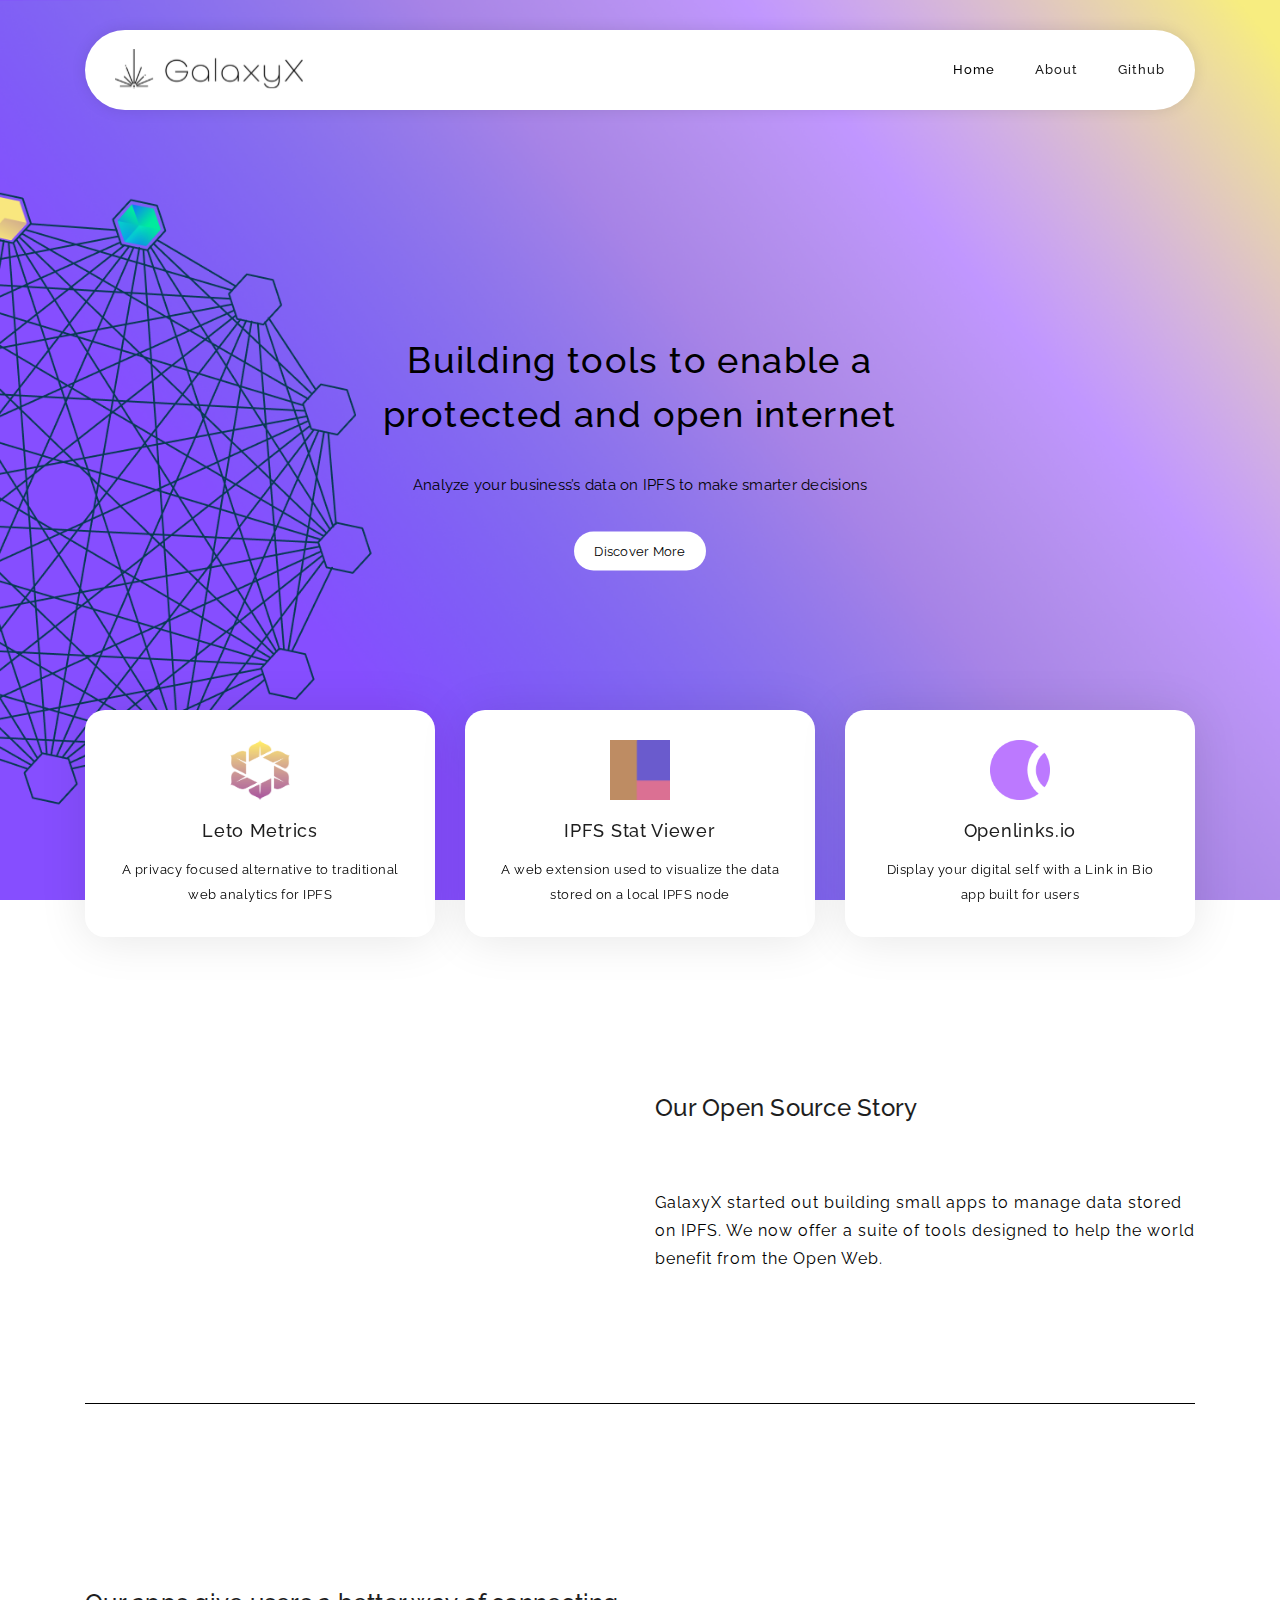
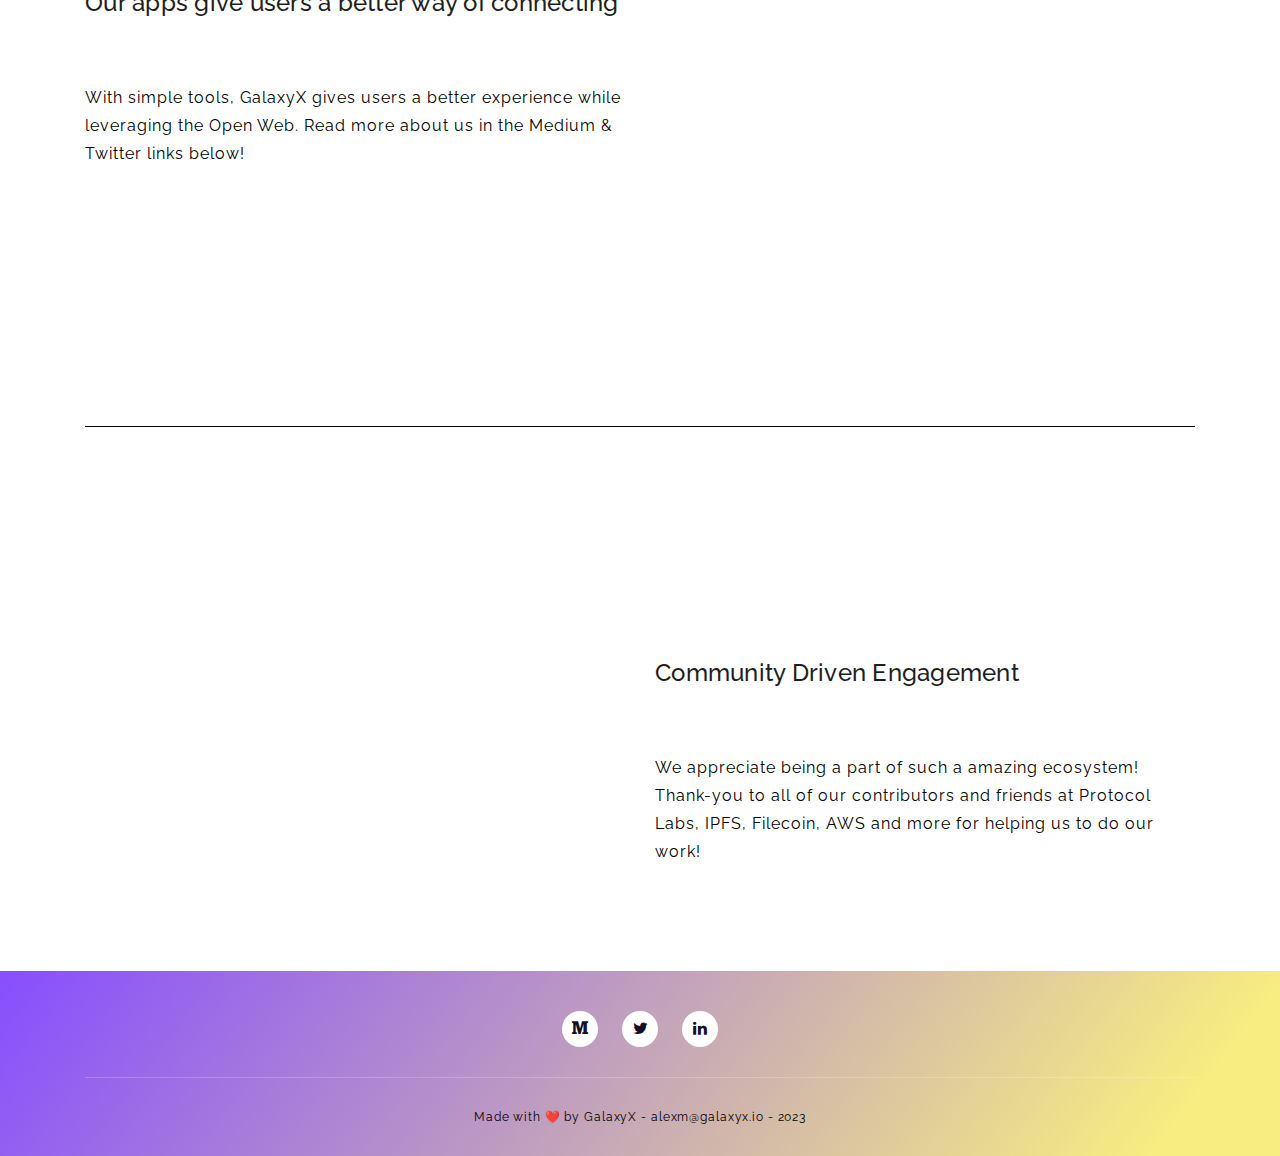
<file: public/index.html>
<!DOCTYPE html>
<html lang="en">

<head>

    <meta charset="utf-8">
    <meta name="viewport" content="width=device-width, initial-scale=1, shrink-to-fit=no">
    <meta name="description" content="">
    <meta name="author" content="">
    <link href="https://fonts.googleapis.com/css?family=Raleway:100,300,400,500,700,900" rel="stylesheet">

    <title>GalaxyX</title>
    <link rel="icon" type="image/x-icon" href="assets/images/favicon.ico">
    <!--
SOFTY PINKO
https://templatemo.com/tm-535-softy-pinko
-->

    <!-- Additional CSS Files -->
    <link rel="stylesheet" type="text/css" href="assets/css/bootstrap.min.css">

    <link rel="stylesheet" type="text/css" href="assets/css/font-awesome.css">

    <link rel="stylesheet" href="assets/css/templatemo-softy-pinko.css">

</head>

<body>

    <!-- ***** Preloader Start ***** -->
    <div id="preloader">
        <div class="jumper">
            <div></div>
            <div></div>
            <div></div>
        </div>
    </div>
    <!-- ***** Preloader End ***** -->


    <!-- ***** Header Area Start ***** -->
    <header class="header-area header-sticky">
        <div class="container">
            <div class="row">
                <div class="col-12">
                    <nav class="main-nav">
                        <!-- ***** Logo Start ***** -->
                        <a class="logo">
                            <img src="assets/images/GLXLogo.svg" />
                        </a>
                        <!-- ***** Logo End ***** -->
                        <!-- ***** Menu Start ***** -->
                        <ul class="nav">
                            <li><a href="#welcome" class="active">Home</a></li>
                            <li><a href="#features">About</a></li>
                            <li><a href="https://github.com/galaxyxone">Github</a></li>
                        </ul>
                        <a class='menu-trigger'>
                            <span>Menu</span>
                        </a>
                        <!-- ***** Menu End ***** -->
                    </nav>
                </div>
            </div>
        </div>
    </header>
    <!-- ***** Header Area End ***** -->

    <!-- ***** Welcome Area Start ***** -->
    <div class="welcome-area" id="welcome">

        <!-- ***** Header Text Start ***** -->
        <div class="header-text">
            <div class="container">
                <div class="row">
                    <div class="offset-xl-3 col-xl-6 offset-lg-2 col-lg-8 col-md-12 col-sm-12">
                        <h1>Building tools to enable a protected and open internet</h1>
                        <p>Analyze your business’s data on IPFS to make smarter decisions
                        </p>
                        <a href="#features" class="main-button-slider">Discover More</a>
                    </div>
                </div>
            </div>
        </div>
        <!-- ***** Header Text End ***** -->
    </div>
    <!-- ***** Welcome Area End ***** -->

    <!-- ***** Features Small Start ***** -->
    <section class="section home-feature">
        <div class="container">
            <div class="row">
                <div class="col-lg-12">
                    <div class="row">
                        <!-- ***** Features Small Item Start ***** -->
                        <div class="col-lg-4 col-md-6 col-sm-6 col-12"
                            data-scroll-reveal="enter bottom move 50px over 0.6s after 0.4s">
                            <a href="https://leto.gg/">
                                <div class="features-small-item">
                                    <img alt="Qries" src="assets/images/LetoLogo1.png" width=60" height="60">
                                    <h5 class="features-title">Leto Metrics</h5>
                                    <p>A privacy focused alternative to traditional web analytics for IPFS
                                    </p>
                                </div>
                            </a>
                        </div>
                        <!-- ***** Features Small Item End ***** -->

                        <!-- ***** Features Small Item Start ***** -->
                        <div class="col-lg-4 col-md-6 col-sm-6 col-12"
                            data-scroll-reveal="enter bottom move 50px over 0.6s after 0.6s">
                            <a
                                href="http://bafybeibqhkwjxacefz2phtxpdy6qzusbojfidwuus7yheuusxkdxrdefka.ipfs.localhost:8080/Visualize-data-on-an-ipfs-node.html">
                                <div class="features-small-item">
                                    <img alt="Qries" src="assets/images/stat-viewer-store-icon.png" width=60"
                                        height="60">
                                    <h5 class="features-title">IPFS Stat Viewer</h5>
                                    <p>A web extension used to visualize the data stored on a local IPFS node </p>
                                </div>
                            </a>
                        </div>
                        <!-- ***** Features Small Item End ***** -->

                        <!-- ***** Features Small Item Start ***** -->
                        <div class="col-lg-4 col-md-6 col-sm-6 col-12"
                        data-scroll-reveal="enter bottom move 50px over 0.6s after 0.2s">
                        <a href="https://openlinks.io/">
                            <div class="features-small-item">
                                <img alt="Qries" src="assets/images/OpenLinksLogoMainClear.png" width=60"
                                    height="60">
                                <h5 class="features-title">Openlinks.io</h5>
                                <p>Display your digital self with a Link in Bio app built for users</p>
                            </div>
                        </a>
                    </div>
                    <!-- ***** Features Small Item End ***** -->

                    </div>
                </div>
            </div>
        </div>
    </section>
    <!-- ***** Features Small End ***** -->

    <!-- ***** Features Big Item Start IMAGE1 ***** -->
    <section class="section padding-top-70 padding-bottom-0" id="features">
        <div class="container">
            <div class="row">
                <div class="col-lg-5 col-md-12 col-sm-12 align-self-center "
                    data-scroll-reveal="enter left move 30px over 0.6s after 0.4s">
                    <img src="assets/images/Pic2.png" class="rounded img-fluid d-block mx-auto" alt="App">
                </div>
                <div class="col-lg-1"></div>
                <div class="col-lg-6 col-md-12 col-sm-12 align-self-center mobile-top-fix">
                    <div class="left-heading">
                        <h2 class="section-title">Our Open Source Story</h2>
                    </div>
                    <div class="left-text">
                        <p>GalaxyX started out building small apps to manage data stored on IPFS.  We now offer a suite of tools designed to help the world benefit from the Open Web. </p>
                    </div>
                </div>
            </div>
            <div class="row">
                <div class="col-lg-12">
                    <div class="hr"></div>
                </div>
            </div>
        </div>
    </section>
    <!-- ***** Features Big Item End ***** -->

    <!-- ***** Features Big Item Start IMAGE 2 ***** -->
    <section class="section padding-bottom-10">
        <div class="container">
            <div class="row">
                <div class="col-lg-6 col-md-12 col-sm-12 align-self-center mobile-bottom-fix">
                    <div class="left-heading">
                        <h2 class="section-title">Our apps give users a better way of connecting</h2>
                    </div>
                    <div class="left-text">
                        <p>With simple tools, GalaxyX gives users a better experience while leveraging the Open Web.
                            Read more about us in the Medium & Twitter links below!</p>
                    </div>
                </div>
                <div class="col-lg-1"></div>
                <div class="col-lg-5 col-md-12 col-sm-12 align-self-center mobile-bottom-fix-big"
                    data-scroll-reveal="enter right move 30px over 0.6s after 0.4s">
                    <img src="assets/images/Pic1.png" class="rounded img-fluid d-block mx-auto" alt="App">
                </div>
            </div>
        </div>
    </section>
    <!-- ***** Features Big Item End ***** -->
    <section class="section padding-bottom-0" id="features">
        <div class="container">
            <div class="row padding-bottom-100">
                <div class="col-lg-12">
                    <div class="hr"></div>
                </div>
            </div>
            <div class="row">
                <div class="col-lg-5 col-md-12 col-sm-12 align-self-center padding-bottom-100"
                    data-scroll-reveal="enter left move 30px over 0.6s after 0.4s">
                    <img src="assets/images/filecoinlisbon.jpg" class="rounded img-fluid d-block mx-auto" alt="App">
                </div>
                <div class="col-lg-1"></div>
                <div class="col-lg-6 col-md-12 col-sm-12 align-self-center mobile-top-fix">
                    <div class="left-heading">
                        <h2 class="section-title">Community Driven Engagement</h2>
                    </div>
                    <div class="left-text">
                        <p>We appreciate being a part of such a amazing ecosystem! Thank-you to all of our contributors and friends at Protocol Labs,
                            IPFS, Filecoin, AWS and more for helping us to do our work! </p>
                    </div>
                </div>
            </div>
        </div>
    </section>

    <!-- ***** Footer Start ***** -->
    <footer>
        <div class="container">
            <div class="row">
                <div class="col-lg-12 col-md-12 col-sm-12">
                    <ul class="social">
                        <li><a href="https://medium.com/@GalaxyXone/why-openlinks-45d907b3c32e"><i
                                    class="fa fa-medium"></i></a></li>
                        <li><a href="https://twitter.com/Opnlinks"><i class="fa fa-twitter"></i></a></li>
                        <li><a href="https://www.linkedin.com/company/galaxyx/"><i
                                    class="fa fa-linkedin"></i></a></li>
                    </ul>
                </div>
            </div>
            <div class="row">
                <div class="col-lg-12">
                    <p class="copyright">Made with ❤️ by GalaxyX - alexm@galaxyx.io - 2023</p>
                </div>
            </div>
        </div>
    </footer>

    <!-- jQuery -->
    <script src="assets/js/jquery-2.1.0.min.js"></script>

    <!-- Bootstrap -->
    <script src="assets/js/popper.js"></script>
    <script src="assets/js/bootstrap.min.js"></script>

    <!-- Plugins -->
    <script src="assets/js/scrollreveal.min.js"></script>
    <script src="assets/js/waypoints.min.js"></script>
    <script src="assets/js/jquery.counterup.min.js"></script>
    <script src="assets/js/imgfix.min.js"></script>

    <!-- Global Init -->
    <script src="assets/js/custom.js"></script>

</body>

</html>
</file>
<file: public/assets/css/templatemo-softy-pinko.css>
/*

Softy Pinko

https://templatemo.com/tm-535-softy-pinko

*/
/* ---------------------------------------------
Table of contents
------------------------------------------------
01. font & reset css
02. reset
03. global styles
04. header
05. welcome
06. features
07. team
08. pricing
09. blog
10. contact
11. footer
12. preloader

--------------------------------------------- */
/* 
---------------------------------------------
font & reset css
--------------------------------------------- 
*/
@import url("https://fonts.googleapis.com/css?family=Raleway:100,300,400,500,700,900");
/* 
---------------------------------------------
reset
--------------------------------------------- 
*/
html, body, div, span, applet, object, iframe, h1, h2, h3, h4, h5, h6, p, blockquote, div
pre, a, abbr, acronym, address, big, cite, code, del, dfn, em, font, img, ins, kbd, q,
s, samp, small, strike, strong, sub, sup, tt, var, b, u, i, center, dl, dt, dd, ol, ul, li,
figure, header, nav, section, article, aside, footer, figcaption {
  margin: 0;
  padding: 0;
  border: 0;
  outline: 0;
}

.clearfix:after {
  content: ".";
  display: block;
  clear: both;
  visibility: hidden;
  line-height: 0;
  height: 0;
}

.clearfix {
  display: inline-block;
}

html[xmlns] .clearfix {
  display: block;
}

* html .clearfix {
  height: 1%;
}

ul, li {
  padding: 0;
  margin: 0;
  list-style: none;
}

header, nav, section, article, aside, footer, hgroup {
  display: block;
}

* {
  box-sizing: border-box;
}

html, body {
  font-family: "Raleway", sans-serif;
  font-weight: 400;
  background-color: rgb(0, 0, 0);
  font-size: 16px;
  -ms-text-size-adjust: 100%;
  -webkit-font-smoothing: antialiased;
  -moz-osx-font-smoothing: grayscale;
}

a {
  text-decoration: none !important;
}

h1, h2, h3, h4, h5, h6 {
  margin-top:20px;
  margin-bottom: 0px;
}

ul {
  margin-bottom: 0px;
}

/* 
---------------------------------------------
global styles
--------------------------------------------- 
*/
html,
body {
  background: #ffffff;
  font-family: "Raleway", sans-serif;
}

::selection {
  background: #ff589e;
  color: rgb(0, 0, 0);
}

::-moz-selection {
  background: #ff589e;
  color: rgb(0, 0, 0);
}

.section {
  position: relative;
  padding-top: 100px;
  padding-bottom: 0px;
}

.section.colored {
  background: #000000;
}

.hr {
  bottom: 0px;
  width: 100%;
  height: 1px;
  margin-top: 100px;
  border-bottom: 1px solid rgb(0, 0, 0);
}

/* 
---------------------------------------------
line in between 2 features in the features section
--------------------------------------------- 
*/
.left-heading.light .section-title {
  color: #150E28;
}

.left-heading .section-title {
  font-weight: 500;
  font-size: 24px;
  line-height: 42px;
  color: #1e1e1e;
  letter-spacing: 0.25px;
  margin-top: 50px;
  margin-bottom: 10px;
  padding-bottom: 50px;
  position: relative;
}

.center-heading {
  text-align: center;
}

.center-heading .section-title {
  font-weight: 500;
  font-size: 28px;
  color: #1e1e1e;
  letter-spacing: 1.75px;
  line-height: 38px;
  margin-bottom: 20px;
}

.center-heading.colored .section-title {
  color: #ffffff;
}

.center-text {
  text-align: center;
  font-weight: 400;
  font-size: 16px;
  color: rgb(0, 0, 0);
  line-height: 28px;
  letter-spacing: 1px;
  margin-bottom: 50px;
}

.center-text.colored {
  color: #fff;
}

.center-text p {
  font-size: 15px;
  color: rgb(255, 255, 255);
  margin-bottom: 30px;
}

.left-text {
  font-weight: 400;
  font-size: 16px;
  color: rgb(0, 0, 0);
  line-height: 28px;
  letter-spacing: 1px;
}

.left-text.light {
  color: #fff;
}

.left-text p {
  margin-bottom: 30px;
}

.left-text p.dark {
  color: #3B566E;
}

.padding-bottom-top-60 {
  padding-top: 60px !important;
  padding-bottom: 60px !important;
}

.padding-bottom-80 {
  padding-bottom: 80px !important;
}

.padding-bottom-100 {
  padding-bottom: 100px !important;
}

.border-bottom {
  border-bottom: 1px solid #eee !important;
}

.mbottom-30 {
  margin-bottom: 30px !important;
}

.align-self-center {
  -ms-flex-item-align: center !important;
  align-self: center !important;
}

.align-self-bottom {
  -ms-flex-item-align: flex-end !important;
  align-self: flex-end !important;
}

.padding-bottom-0 {
  padding-bottom: 0px !important;
}

.padding-top-0 {
  padding-top: 0px !important;
}

.padding-top-80 {
  padding-top: 80px !important;
}

.padding-top-70 {
  padding-top: 70px !important;
}

.padding-top-20 {
  padding-top: 20px !important;
}

.margin-bottom-0 {
  margin-bottom: 0px !important;
}

.margin-bottom-30 {
  margin-bottom: 30px !important;
}

.margin-top-30 {
  margin-top: 30px !important;
}

.margin-top-15 {
  margin-top: 15px !important;
}

.margin-bottom-45 {
  margin-bottom: 45px !important;
}

.margin-bottom-20 {
  margin-bottom: 20px !important;
}

.margin-bottom-60 {
  margin-bottom: 60px !important;
}

.margin-bottom-100 {
  margin-bottom: 100px !important;
}

@media (max-width: 991px) {
  html, body {
    overflow-x: hidden;
  }
  .mobile-top-fix {
    margin-top: 30px;
    margin-bottom: 0px;
  }
  .mobile-bottom-fix {
    margin-bottom: 30px;
  }
  .mobile-bottom-fix-big {
    margin-bottom: 60px;
  }
}

/* 
---------------------------------------------
color for discover button - background & text colors (center button)
--------------------------------------------- 
*/
a.main-button-slider {
  font-size: 13px;
  border-radius: 20px;
  padding: 12px 20px;
  background-color: #ffffff;
  color: #000000;
  letter-spacing: 0.25px;
  -webkit-transition: all 0.3s ease 0s;
  -moz-transition: all 0.3s ease 0s;
  -o-transition: all 0.3s ease 0s;
  transition: all 0.3s ease 0s;
}

/* 
---------------------------------------------
hover when mouse is over discover more  
--------------------------------------------- 
*/
a.main-button-slider:hover {
  background-color: #d2d0d0;
}

a.main-button {
  font-size: 13px;
  border-radius: 20px;
  padding: 12px 20px;
  background-color: #8261ee;
  text-transform: uppercase;
  color: rgb(0, 0, 0);
  letter-spacing: 0.25px;
  -webkit-transition: all 0.3s ease 0s;
  -moz-transition: all 0.3s ease 0s;
  -o-transition: all 0.3s ease 0s;
  transition: all 0.3s ease 0s;
}

a.main-button:hover {
  background-color: #ff589e;
}

button.main-button {
  outline: none;
  border: none;
  cursor: pointer;
  font-size: 13px;
  border-radius: 20px;
  padding: 12px 20px;
  background-color: #8261ee;
  text-transform: uppercase;
  color: rgb(0, 0, 0);
  letter-spacing: 0.25px;
  -webkit-transition: all 0.3s ease 0s;
  -moz-transition: all 0.3s ease 0s;
  -o-transition: all 0.3s ease 0s;
  transition: all 0.3s ease 0s;
}

button.main-button:hover {
  background-color: #ff589e;
}


/* 
---------------------------------------------
header
--------------------------------------------- 
*/
.header-area {
  position: fixed;
  top: 30px;
  left: 0px;
  right: 0px;
  z-index: 100;
  height: 100px;
  -webkit-transition: all 0.3s ease 0s;
  -moz-transition: all 0.3s ease 0s;
  -o-transition: all 0.3s ease 0s;
  transition: all 0.3s ease 0s;
}

/* 
---------------------------------------------
header COLOR 
--------------------------------------------- 
*/
.header-area .main-nav {
  box-shadow: 0px 0px 15px rgba(0,0,0,0.1);
  border-radius: 40px;
  min-height: 80px;
  background: #ffffff;
}

.header-area .main-nav .logo {
  float: left;
  margin-top: 37px;
  -webkit-transition: all 0.3s ease 0s;
  -moz-transition: all 0.3s ease 0s;
  -o-transition: all 0.3s ease 0s;
  transition: all 0.3s ease 0s;
  margin-left: 30px;
}

.header-area .main-nav .logo img {
  margin-top: -6px;
  -webkit-transition: all 0.3s ease 0s;
  -moz-transition: all 0.3s ease 0s;
  -o-transition: all 0.3s ease 0s;
  transition: all 0.3s ease 0s;
}

.header-area .main-nav .nav {
  float: right;
  margin-top: 27px;
  margin-left: 0px;
  margin-right: 30px;
  -webkit-transition: all 0.3s ease 0s;
  -moz-transition: all 0.3s ease 0s;
  -o-transition: all 0.3s ease 0s;
  transition: all 0.3s ease 0s;
  position: relative;
  z-index: 999;
}

.header-area .main-nav .nav li {
  padding-left: 20px;
  padding-right: 20px;
}

.header-area .main-nav .nav li:last-child {
  padding-right: 0px;
}

.header-area .main-nav .nav li a {
  display: block;
  font-weight: 500;
  font-size: 13px;
  color: #fff;
  -webkit-transition: all 0.3s ease 0s;
  -moz-transition: all 0.3s ease 0s;
  -o-transition: all 0.3s ease 0s;
  transition: all 0.3s ease 0s;
  height: 40px;
  line-height: 40px;
  border: transparent;
  letter-spacing: 1px;
}

/* 
---------------------------------------------
header COLOR  - hover
--------------------------------------------- 
*/
.header-area .main-nav .nav li a:hover {
  color: #150E28;
}

.header-area .main-nav .menu-trigger {
  cursor: pointer;
  display: block;
  position: absolute;
  top: 22px;
  width: 32px;
  height: 40px;
  text-indent: -9999em;
  z-index: 99;
  right: 40px;
  display: none;
}

.header-area .main-nav .menu-trigger span,
.header-area .main-nav .menu-trigger span:before,
.header-area .main-nav .menu-trigger span:after {
  -moz-transition: all 0.4s;
  -o-transition: all 0.4s;
  -webkit-transition: all 0.4s;
  transition: all 0.4s;
  background-color: #3B566E;
  display: block;
  position: absolute;
  width: 30px;
  height: 2px;
  left: 0;
}

.header-area .main-nav .menu-trigger span:before,
.header-area .main-nav .menu-trigger span:after {
  -moz-transition: all 0.4s;
  -o-transition: all 0.4s;
  -webkit-transition: all 0.4s;
  transition: all 0.4s;
  background-color: #3B566E;
  display: block;
  position: absolute;
  width: 30px;
  height: 2px;
  left: 0;
  width: 75%;
}

.header-area .main-nav .menu-trigger span:before,
.header-area .main-nav .menu-trigger span:after {
  content: "";
}

.header-area .main-nav .menu-trigger span {
  top: 16px;
}

.header-area .main-nav .menu-trigger span:before {
  -moz-transform-origin: 33% 100%;
  -ms-transform-origin: 33% 100%;
  -webkit-transform-origin: 33% 100%;
  transform-origin: 33% 100%;
  top: -6px;
  z-index: 10;
}

.header-area .main-nav .menu-trigger span:after {
  -moz-transform-origin: 33% 0;
  -ms-transform-origin: 33% 0;
  -webkit-transform-origin: 33% 0;
  transform-origin: 33% 0;
  top: 10px;
}

.header-area .main-nav .menu-trigger.active span,
.header-area .main-nav .menu-trigger.active span:before,
.header-area .main-nav .menu-trigger.active span:after {
  background-color: transparent;
  width: 100%;
}

.header-area .main-nav .menu-trigger.active span:before {
  -moz-transform: translateY(6px) translateX(1px) rotate(45deg);
  -ms-transform: translateY(6px) translateX(1px) rotate(45deg);
  -webkit-transform: translateY(6px) translateX(1px) rotate(45deg);
  transform: translateY(6px) translateX(1px) rotate(45deg);
  background-color: #3B566E;
}

.header-area .main-nav .menu-trigger.active span:after {
  -moz-transform: translateY(-6px) translateX(1px) rotate(-45deg);
  -ms-transform: translateY(-6px) translateX(1px) rotate(-45deg);
  -webkit-transform: translateY(-6px) translateX(1px) rotate(-45deg);
  transform: translateY(-6px) translateX(1px) rotate(-45deg);
  background-color: #3B566E;
}

.header-area.header-sticky {
  min-height: 80px;
}

.header-area.header-sticky .logo {
  margin-top: 25px;
}

.header-area.header-sticky .nav {
  margin-top: 20px !important;
}

.header-area.header-sticky .nav li a {
  color: #1e1e1e;
}
/* 
---------------------------------------------
color for buttons on top when clicked
--------------------------------------------- 
*/
.header-area.header-sticky .nav li a.active {
  color: #000000;
}

@media (max-width: 1200px) {
  .header-area .main-nav .nav li {
    padding-left: 12px;
    padding-right: 12px;
  }
  .header-area .main-nav:before {
    display: none;
  }
}

@media (max-width: 991px) {
  .header-area {
    padding: 0px 15px;
    height: 80px;
    box-shadow: none;
    text-align: center;
  }
  .header-area .container {
    padding: 0px;
  }
  .header-area .logo {
    margin-top: 27px !important;
    margin-left: 30px;
  }
  .header-area .menu-trigger {
    display: block !important;
  }
  .header-area .main-nav {
    overflow: hidden;
  }
  .header-area .main-nav .nav {
    float: none;
    width: 100%;
    margin-top: 80px !important;
    display: none;
    -webkit-transition: all 0s ease 0s;
    -moz-transition: all 0s ease 0s;
    -o-transition: all 0s ease 0s;
    transition: all 0s ease 0s;
    margin-left: 0px;
  }
  .header-area .main-nav .nav li:first-child {
    border-top: 1px solid #eee;
  }
  .header-area .main-nav .nav li {
    width: 100%;
    background: #fff;
    border-bottom: 1px solid #eee;
    padding-left: 0px !important;
    padding-right: 0px !important;
  }
  .header-area .main-nav .nav li a {
    height: 50px !important;
    line-height: 50px !important;
    padding: 0px !important;
    border: none !important;
    background: #fff !important;
    color: #3B566E !important;
  }
  .header-area .main-nav .nav li a:hover {
    background: #eee !important;
  }
}

@media (min-width: 992px) {
  .header-area .main-nav .nav {
    display: flex !important;
  }
}

/* 
---------------------------------------------
welcome
--------------------------------------------- 
*/
.welcome-area {
  overflow: hidden;
  position: relative;
  display: flex;
  align-items: center;
  justify-content: center;
  background-image: url(../images/galaxyx_homepage.png);
  background-repeat: no-repeat;
  background-position: center center;
  background-size: cover; 
  height: 100vh;
}

.welcome-area .header-text {
  position: absolute;
  top: 50%;
  transform: translateY(-55%);
  text-align: center;
  width: 100%;
}

/* 
---------------------------------------------
COLOR for the main title in the center of the page
--------------------------------------------- 
*/
.welcome-area .header-text h1 {
  font-weight: 500;
  font-size: 36px;
  line-height: 54px;
  letter-spacing: 1.4px;
  margin-bottom: 30px;
  color: #000000;
}

.welcome-area .header-text p {
  font-weight: 400;
  font-size: 15px;
  color: #000000;
  line-height: 28px;
  letter-spacing: 0.25px;
  margin-bottom: 40px;
  position: relative;
}

@media (max-width: 991px) {
  .welcome-area .header-text {
    top: 65% !important;
    transform: perspective(1px) translateY(-60%) !important;
    text-align: center;
  }
  .welcome-area .header-text h1 {
    text-align: center;
    color: #fff;
    margin-bottom: 15px;
  }
  .welcome-area .header-text h1 span {
    color: #fff;
  }
  .welcome-area .header-text p {
    text-align: center;
    color: #fff;
    margin-bottom: 20px;
  }
}

@media (max-width: 820px) {
  .welcome-area .header-text {
    top: 65% !important;
    transform: perspective(1px) translateY(-60%) !important;
  }
   .welcome-area .header-text h1 {
    font-size: 22px;
    line-height: 30px;
    margin-bottom: 15px;
  }
  .welcome-area .header-text p {
    margin-bottom: 20px;
  }
}

@media (max-width: 765px) {
  .welcome-area {
    margin-bottom: 100px;
  }
  .welcome-area .header-text {
    top: 50% !important;
    transform: perspective(1px) translateY(-50%) !important;
    text-align: center;
  }
  .welcome-area .header-text .buttons {
    display: none;
  }
  .welcome-area .header-text h1 {
    font-weight: 600;
    font-size: 24px !important;
    line-height: 30px !important;
    margin-bottom: 30px !important;
  }
  .welcome-area .header-text h1 span {
    color: #fff;
  }
  .welcome-area .header-text p {
    text-align: center;
    color: #fff;
    font-size: 14px;
    line-height: 22px;
    margin-bottom: 40px;
  }
}

/* 
---------------------------------------------
features - COLOR for the 3 boxes 
--------------------------------------------- 
*/
.features-small-item {
  display: block;
  background: #ffffff;
  box-shadow: 0 2px 48px 0 rgba(0, 0, 0, 0.10);
  -webkit-border-radius: 20px;
  -moz-border-radius: 20px;
  border-radius: 20px;
  padding: 30px;
  text-align: center;
  -webkit-transition: all 0.3s ease 0s;
  -moz-transition: all 0.3s ease 0s;
  -o-transition: all 0.3s ease 0s;
  transition: all 0.3s ease 0s;
  position: relative;
  margin-bottom: 30px;
}

.features-small-item:hover .icon {
  background-color: #ffffff;
  
}

.features-small-item .icon {
  -webkit-transition: all 0.3s ease 0s;
  -moz-transition: all 0.3s ease 0s;
  -o-transition: all 0.3s ease 0s;
  transition: all 0.3s ease 0s;
  width: 90px;
  height: 90px;
  line-height: 90px;
  margin: auto;
  position: relative;
  margin-bottom: 30px;
  background: #3f3f40;
  -webkit-border-radius: 50%;
  -moz-border-radius: 50%;
  border-radius: 50%;
}

.features-small-item .icon i {
  font-size: 18px;
  color: #a4b3b6;
}

/* padding for text below icons in between the title and the info about the title*/ 
.features-small-item .features-title {
  font-weight: 500;
  font-size: 18px;
  color: #1e1e1e;
  letter-spacing: 0.7px;
  margin-bottom: 15px;
  position: relative;
  z-index: 2;
}
/* 
---------------------------------------------
features - COLOR for text in the 3 boxes
--------------------------------------------- 
*/
.features-small-item p {
  font-weight: 400;
  font-size: 13px;
  color: rgb(0, 0, 0);
  letter-spacing: 0.5px;
  line-height: 25px;
  position: relative;
  z-index: 2;
}

.features-small-item a {
  float: right;
  position: relative;
  z-index: 2;
}

.home-feature {
  padding-bottom: 0px;
  padding-top: 30px;
  margin-top: -220px;
  z-index: 9;
}

@media (max-width: 991px) {
  .home-feature {
    padding-bottom: 0px;
    padding-top: 0px;
    margin-top: 0px;
  }
}

/* 
---------------------------------------------
parallax & home seperator
--------------------------------------------- 
*/
.mini {
  min-height: 215px;
  overflow: hidden;
  position: relative;
  padding-top: 90px;
  padding-bottom: 90px;
}

.mini:before {
  content: '';
  position: absolute;
  width: 140%;
  height: 140%;
  opacity: .95;
  background-repeat: no-repeat;
  background-size: cover;
  background-position: center center;
  background-image: url(../images/homepage2.png);
  z-index: 2;
  top: -20%;
  left: -20%;
}

.mini .mini-content {
  position: relative;
  z-index: 3;
}

.mini .mini-content .info {
  text-align: center;
  color: #a4b3b6;
  padding-top: 20px;
  padding-bottom: 20px;
}

.mini .mini-content .info small {
  display: block;
  font-weight: 400;
  font-size: 13px;
  margin-bottom: 5px;
}

.mini .mini-content .info strong {
  font-weight: 700;
  font-size: 17px;
  margin-bottom: 40px;
  display: block;
}

.mini .mini-content .info h1 {
  color: #a4b3b6;
  font-weight: 500;
  font-size: 28px;
  letter-spacing: 0.25px;
  margin-bottom: 30px;
}

.mini .mini-content .info p {
  letter-spacing: 1px;
  margin-bottom: 40px;
  color: #a4b3b6;
  letter-spacing: 0.25px;
  line-height: 26px;
  font-weight: 400;
  font-size: 15px;
}

.mini .mini-content .info p span {
  text-decoration: underline;
}

.mini .mini-content .mini-box {
  display: block;
  background: #a4b3b6;
  padding: 20px;
  border-radius: 20px;
  box-shadow: 0 2px 48px 0 rgba(0, 0, 0, 0.08);
  margin-bottom: 30px;
  position: relative;
  -webkit-transition: all 0.3s ease 0s;
  -moz-transition: all 0.3s ease 0s;
  -o-transition: all 0.3s ease 0s;
  transition: all 0.3s ease 0s;
  text-align: center;
}

.mini .mini-content .mini-box:hover {
  margin-top: -10px;
}

.mini .mini-content .mini-box:before {
  content: '';
  position: absolute;
  z-index: -1;
  background: #a4b3b6;
  width: 100%;
  opacity: .15;
  height: 100%;
  bottom: -10px;
  left: 0px;
  right: -20px;
  margin: auto;
  border-radius: 20px;
}

.mini .mini-content .mini-box i {
  display: block;
  font-size: 20px;
  margin-bottom: 15px;
}

.mini .mini-content .mini-box span {
  display: block;
  font-weight: 400;
  font-size: 14px;
  color: #777;
  letter-spacing: .75px;
}

.mini .mini-content .mini-box strong {
  display: block;
  font-weight: 400;
  font-size: 17px;
  color: #1e1e1e;
  letter-spacing: 0.25px;
  margin-bottom: 5px;
  margin-top: 20px;
}

.counter {
  overflow: hidden;
  position: relative;
}

.counter:before {
  content: '';
  position: absolute;
  width: 140%;
  height: 140%;
  opacity: .90;
  background-image: url(../images/fun-facts-bg.png);
  background-repeat: no-repeat;
  background-size: cover;
  background-position: center center;
  z-index: 2;
  top: -20%;
  left: -20%;
}

.counter .content {
  position: relative;
  z-index: 3;
  width: 100%;
}

.counter .content .count-item {
  height: 340px;
  position: relative;
  float: left;
  width: 100%;
}

.counter .content .count-item.decoration-bottom {
  position: relative;
}

.counter .content .count-item.decoration-bottom:after {
  content: '';
  position: absolute;
  width: 70%;
  height: 32px;
  top: 160px;
  left: 70%;
  background: url(../images/circle-dec.png) center center no-repeat;
  -webkit-transition: all 0.3s ease 0s;
  -moz-transition: all 0.3s ease 0s;
  -o-transition: all 0.3s ease 0s;
  transition: all 0.3s ease 0s;
}

.counter .content .count-item.decoration-top {
  position: relative;
}

.counter .content .count-item.decoration-top:after {
  content: '';
  position: absolute;
  width: 70%;
  height: 32px;
  top: 140px;
  left: 70%;
  background: url(../images/circle-dec.png) center center no-repeat;
  -webkit-transition: all 0.3s ease 0s;
  -moz-transition: all 0.3s ease 0s;
  -o-transition: all 0.3s ease 0s;
  transition: all 0.3s ease 0s;
}

.counter .content .count-item:hover strong {
  margin-top: 110px;
}

.counter .content .count-item strong {
  display: block;
  text-align: center;
  font-weight: 600;
  font-size: 36px;
  letter-spacing: 0.25px;
  margin-bottom: 10px;
  color: #a4b3b6;
  margin-top: 120px;
  -webkit-transition: all 0.3s ease 0s;
  -moz-transition: all 0.3s ease 0s;
  -o-transition: all 0.3s ease 0s;
  transition: all 0.3s ease 0s;
}

.counter .content .count-item span {
  display: block;
  text-align: center;
  color: #a4b3b6;
  font-weight: 500;
  font-size: 17px;
  letter-spacing: 0.25px;
}

@media (max-width: 991px) {
  .parallax {
    padding-top: 60px;
    padding-bottom: 60px;
    min-height: auto;
  }
  .parallax .content {
    position: relative !important;
    top: 0% !important;
    transform: perspective(1px) translateY(0%) !important;
  }
  .counter {
    padding-top: 60px;
    padding-bottom: 60px;
  }
  .counter .content {
    position: relative !important;
    top: 0% !important;
    transform: perspective(1px) translateY(0%) !important;
  }
  .counter .content .count-item {
    height: auto;
    padding-top: 20px;
    padding-bottom: 20px;
  }
  .counter .content .count-item:hover strong {
    margin-top: 0px;
  }
  .counter .content .count-item:before {
    display: none;
  }
  .counter .content .count-item:after {
    display: none;
  }
  .counter .content .count-item strong {
    margin-top: 0px;
  }
}

/* 
---------------------------------------------
team
--------------------------------------------- 
*/
.team-item {
  background: #a4b3b6;
  box-shadow: 0 2px 48px 0 rgba(0, 0, 0, 0.10);
  border-radius: 20px;
  position: relative;
  margin-bottom: 30px;
  padding-bottom: 25px;
}

.team-item:hover .team-content .team-info {
  margin-left: 30px;
}

.team-item i {
  display: block;
  margin-left: 25px;
  margin-top: 25px;
  font-size: 30px;
  color: #4E47DE;
  text-align: center;
}

.team-item .user-image {
  width: 60px;
  height: 60px;
  overflow: hidden;
  -webkit-border-radius: 100px;
  -moz-border-radius: 100px;
  border-radius: 100px;
  -webkit-transition: all 0.3s ease 0s;
  -moz-transition: all 0.3s ease 0s;
  -o-transition: all 0.3s ease 0s;
  transition: all 0.3s ease 0s;
  margin-left: 25px;
  float: left;
}

.team-item .team-content {
  text-align: left;
  overflow: hidden;
}

.team-item .team-content .team-info {
  float: left;
  margin-left: 20px;
  margin-top: 8px;
  -webkit-transition: all 0.3s ease 0s;
  -moz-transition: all 0.3s ease 0s;
  -o-transition: all 0.3s ease 0s;
  transition: all 0.3s ease 0s;
}

.team-item .team-content .team-info .user-name {
  display: block;
  font-weight: 400;
  font-size: 17px;
  color: #1e1e1e;
  letter-spacing: 0.25px;
  margin-bottom: 5px;
}

.team-item .team-content .team-info span {
  display: block;
  font-weight: 400;
  font-size: 15px;
  color: #ff589e;
  letter-spacing: 0.25px;
}

.team-item .team-content p {
  margin-top: 25px;
  padding-left: 25px;
  padding-right: 25px;
  margin-bottom: 25px;
  font-weight: 400;
  font-size: 15px;
  color: #777;
  letter-spacing: 0.6px;
  line-height: 26px;
}

/* 
---------------------------------------------
pricing
--------------------------------------------- 
*/
.pricing-item {
  background: #a4b3b6;
  box-shadow: 0 2px 48px 0 rgba(0, 0, 0, 0.1);
  border-radius: 20px;
  margin-bottom: 30px;
  margin-top: 20px;
  padding: 30px 0px 40px 0px;
}

.pricing-item.active .pricing-header {
  position: relative;
}

.pricing-item.active .pricing-header .pricing-title {
  color: #1e1e1e;
}

.pricing-item.active .pricing-body .price-wrapper {
  background-color: #ff589e;
}

.pricing-item.active .pricing-body .price-wrapper .currency {
  color: #fff;
}

.pricing-item.active .pricing-body .price-wrapper .price {
  color: #fff;
}

.pricing-item.active .pricing-body .price-wrapper .period {
  color: #fff;
}

.pricing-item .pricing-header {
  text-align: center;
  display: block;
  position: relative;
  padding-bottom: 10px;
}

.pricing-item .pricing-header .pricing-title {
  font-weight: 500;
  font-size: 17px;
  letter-spacing: 0.25px;
  color: #1e1e1e;
  width: 180px;
  height: 40px;
  line-height: 40px;
  left: 0px;
  right: 0px;
  margin: auto;
}

.pricing-item .pricing-body {
  margin-bottom: 40px;
}

.pricing-item .pricing-body .price-wrapper {
  text-align: center;
  padding-top: 20px;
  padding-bottom: 13px;
  background: #8261ee;
  width: 80%;
  margin: auto;
  margin-bottom: 40px;
  margin-top: 5px;
  border-radius: 20px;
}

.pricing-item .pricing-body .price-wrapper .currency {
  height: 47px;
  font-weight: 500;
  font-size: 32px;
  color: #fff;
  position: relative;
  top: -1px;
}

.pricing-item .pricing-body .price-wrapper .price {
  font-weight: 500;
  font-size: 28px;
  color: #fff;
}

.pricing-item .pricing-body .price-wrapper .period {
  font-weight: 400;
  font-size: 14px;
  color: #a4b3b6;
  display: block;
  letter-spacing: 0.88px;
}

.pricing-item .pricing-body .list li {
  text-align: center;
  margin-bottom: 12px;
  font-weight: 400;
  font-size: 13px;
  color: #7a7a7a;
  letter-spacing: 0.25px;
  text-decoration: line-through;
}

.pricing-item .pricing-body .list li.active {
  color: #7a7a7a;
  text-decoration: none;
}

.pricing-item .pricing-footer {
  text-align: center;
  margin-top: 50px;
}

/* 
---------------------------------------------
blog
--------------------------------------------- 
*/
.blog-post-thumb {
  text-align: center;
  margin-bottom: 30px;
}

.blog-post-thumb.big .img {
  height: 400px;
}

.blog-post-thumb .img {
  overflow: hidden;
  border-radius: 20px;
  position: relative;
  height: 200px;
}

.blog-post-thumb .blog-content {
  margin-top: -30px;
  padding-top: 50px;
}

.blog-post-thumb h3 {
  margin-bottom: 20px !important;
}

.blog-post-thumb h3 a {
  font-weight: 500;
  font-size: 18px;
  color: #1e1e1e;
  letter-spacing: 0.25px;
  line-height: 26px;
  -webkit-transition: all 0.3s ease 0s;
  -moz-transition: all 0.3s ease 0s;
  -o-transition: all 0.3s ease 0s;
  transition: all 0.3s ease 0s;
}

.blog-post-thumb h3 a:hover {
  color: #ff589e;
}

.blog-post-thumb .text {
  font-weight: 400;
  font-size: 13px;
  color: #777;
  letter-spacing: 0.26px;
  line-height: 26px;
  margin-bottom: 15px;
}

.blog-post-thumb .post-footer span {
  float: left;
  height: 30px;
  line-height: 30px;
  font-weight: 300;
  font-size: 14px;
  color: #777;
  padding-left: 30px;
}

.blog-post-thumb a.main-button  {
  margin-top: 10px;
  display: inline-block;
}

.blog-list .blog-post-thumb {
  text-align: left;
}


/* 
---------------------------------------------
contact
--------------------------------------------- 
*/

#contact-us {
  padding: 160px 0px;
}

#contact-us h5 {
  font-weight: 500;
  font-size: 18px;
  color: #1e1e1e;
  letter-spacing: 0.25px;
  line-height: 26px;
}

.contact-text {
  font-weight: 400;
  font-size: 14px;
  color: #6F8BA4;
  letter-spacing: 0.6px;
  line-height: 26px;
}

.contact-text p {
  margin-bottom: 28px;
}

.contact-form input,
.contact-form textarea {
  color: #777;
  font-size: 14px;
  border: 1px solid #eee;
  width: 100%;
  height: 50px;
  outline: none;
  padding-left: 20px;
  padding-right: 20px;
  border-radius: 25px;
  -webkit-appearance: none;
  -moz-appearance: none;
  appearance: none;
  margin-bottom: 30px;
}

.contact-form textarea {
  height: 150px;
  resize: none;
  padding: 20px;
}

/* 
---------------------------------------------
footer color
--------------------------------------------- 
*/
footer {
  background-image: linear-gradient(127deg, #864EFF 0%, #F7ED80 91%);
  padding-top: 30px;
}

footer .social {
  overflow: hidden;
  margin-top: 10px;
  text-align: center;
}

footer .social li {
  margin: 0px 10px;
  display: inline-block;
}

/* 
---------------------------------------------
color for the social media logos at the bottom (footer)
--------------------------------------------- 
*/
footer .social li a {
  color: #150E28;
   text-align: center;
  background-color: #ffffff;
  width: 36px;
  height: 36px;
  line-height: 36px;
  border-radius: 50%;
  display: inline-block;
  font-size: 16px;
  -webkit-transition: all 0.3s ease 0s;
  -moz-transition: all 0.3s ease 0s;
  -o-transition: all 0.3s ease 0s;
  transition: all 0.3s ease 0s;
}

/* 
---------------------------------------------
Color for the hover over the social media logos
--------------------------------------------- 
*/

footer .social li a:hover {
  background-color: #b2b2b2;
  color: #d2d0d0;
}

footer .copyright {
  text-align: center;
  border-top: 1px solid rgba(255, 255, 255, 0.2);
  margin-top: 30px;
  padding-top: 30px;
  padding-bottom: 30px;
  font-weight: 400;
  font-size: 12px;
  color: #000000;
  letter-spacing: 0.88px;
}

@media (max-width: 991px) {
  footer .text {
    margin-bottom: 30px;
  }
  footer h5 {
    margin-bottom: 15px;
  }
  footer .footer-nav {
    margin-bottom: 30px;
  }
}

/* 
---------------------------------------------
preloader - color for loading screen
--------------------------------------------- 
*/
#preloader {
  overflow: hidden;
  background-image: #0000;
  left: 0;
  right: 0;
  top: 0;
  bottom: 0;
  position: fixed;
  z-index: 9999;
  color: #fff;
}

#preloader .jumper {
  left: 0;
  top: 0;
  right: 0;
  bottom: 0;
  display: block;
  position: absolute;
  margin: auto;
  width: 50px;
  height: 50px;
}

#preloader .jumper > div {
  background-color: #fff;
  width: 10px;
  height: 10px;
  border-radius: 100%;
  -webkit-animation-fill-mode: both;
  animation-fill-mode: both;
  position: absolute;
  opacity: 0;
  width: 50px;
  height: 50px;
  -webkit-animation: jumper 1s 0s linear infinite;
  animation: jumper 1s 0s linear infinite;
}

#preloader .jumper > div:nth-child(2) {
  -webkit-animation-delay: 0.33333s;
  animation-delay: 0.33333s;
}

#preloader .jumper > div:nth-child(3) {
  -webkit-animation-delay: 0.66666s;
  animation-delay: 0.66666s;
}

@-webkit-keyframes jumper {
  0% {
    opacity: 0;
    -webkit-transform: scale(0);
    transform: scale(0);
  }
  5% {
    opacity: 1;
  }
  100% {
    -webkit-transform: scale(1);
    transform: scale(1);
    opacity: 0;
  }
}

@keyframes jumper {
  0% {
    opacity: 0;
    -webkit-transform: scale(0);
    transform: scale(0);
  }
  5% {
    opacity: 1;
  }
  100% {
    opacity: 0;
  }
}
</file>
